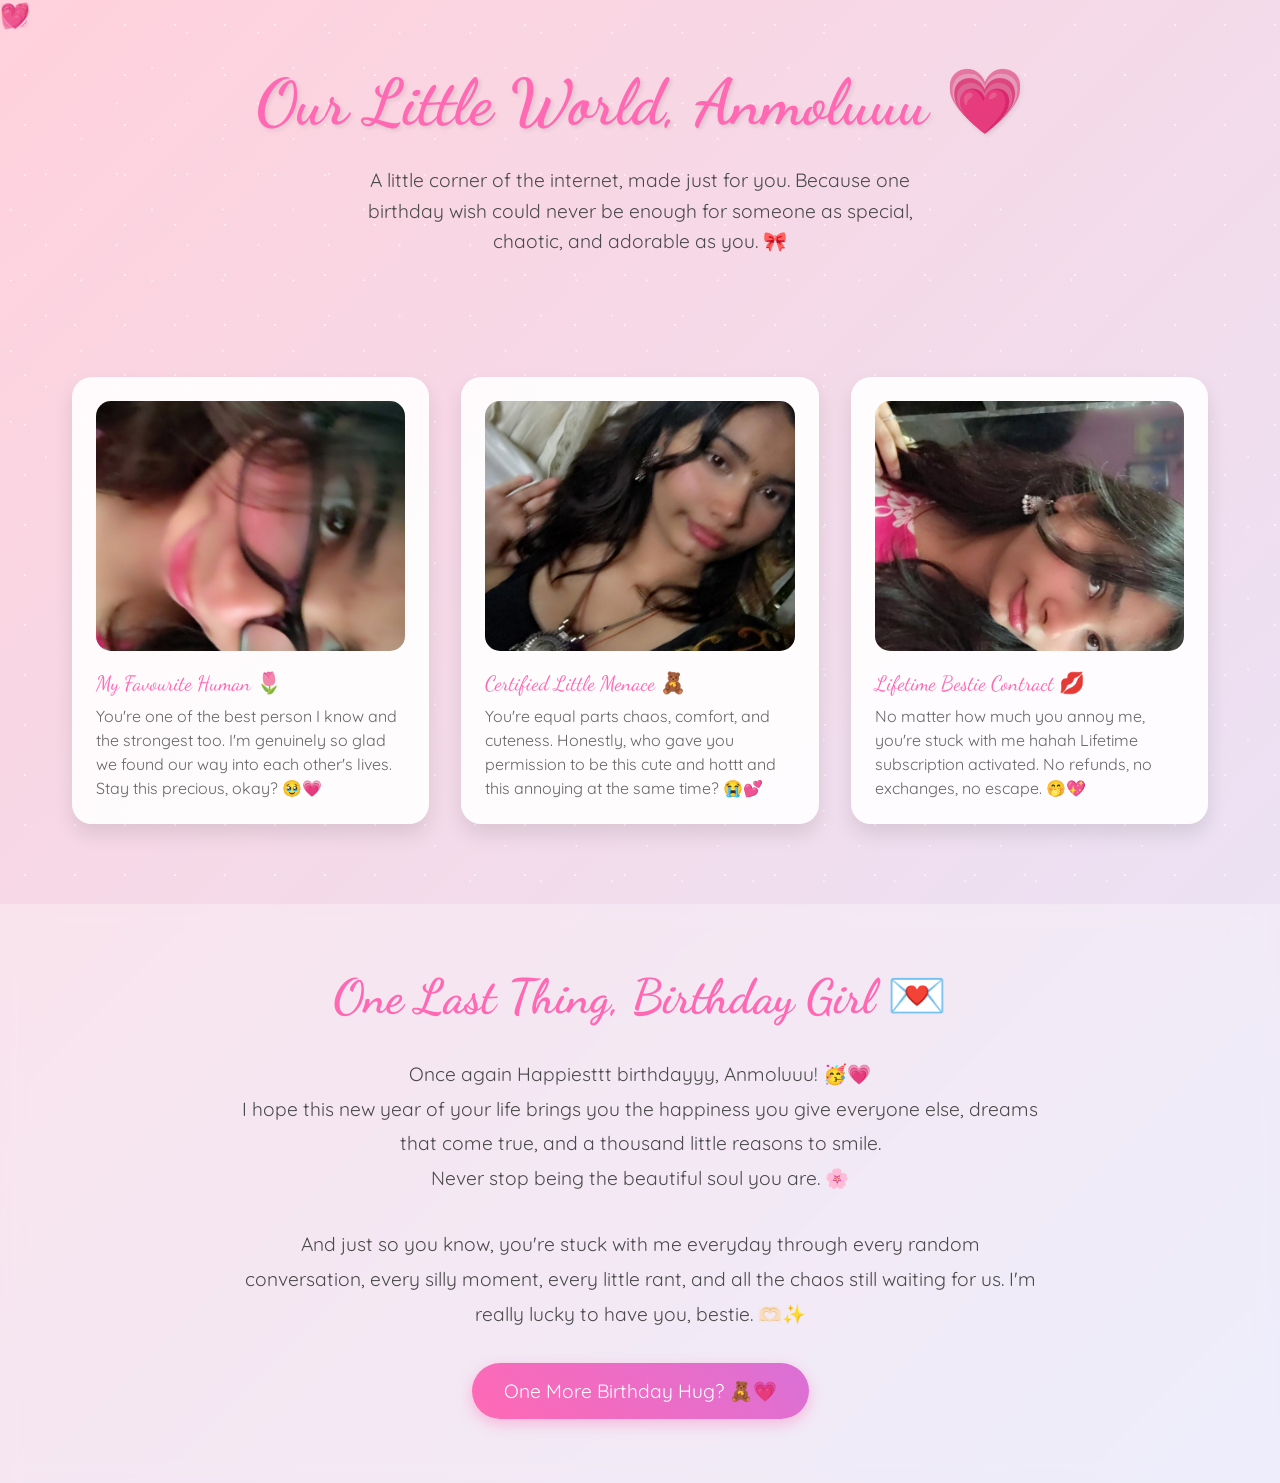
<file: last.html>
<!DOCTYPE html>
<html lang="en">

<head>
    <meta charset="UTF-8">
    <meta name="viewport" content="width=device-width, initial-scale=1.0">
    <title>Our Beautiful Memories ✨</title>
    <style>
        @import url('https://fonts.googleapis.com/css2?family=Dancing+Script:wght@700&family=Quicksand:wght@300;400;500;600&display=swap');

        * {
            margin: 0;
            padding: 0;
            box-sizing: border-box;
        }

        body {
            min-height: 100vh;
            background: linear-gradient(135deg,
                    #ffd1dc 0%,
                    #e6e6fa 25%,
                    #ffefd5 50%,
                    #e6e6fa 75%,
                    #ffd1dc 100%);
            background-size: 400% 400%;
            animation: gradientFlow 15s ease infinite;
            font-family: 'Quicksand', sans-serif;
            overflow-x: hidden;
            color: #4a4a4a;
        }

        @keyframes gradientFlow {
            0% {
                background-position: 0% 50%;
            }

            50% {
                background-position: 100% 50%;
            }

            100% {
                background-position: 0% 50%;
            }
        }

        /* Enhanced Sparkle Effect */
        .magic-sparkles {
            position: fixed;
            top: 0;
            left: 0;
            width: 100%;
            height: 100%;
            pointer-events: none;
            z-index: 1;
        }

        .sparkle {
            position: absolute;
            width: 6px;
            height: 6px;
            border-radius: 50%;
            background-color: white;
            animation: twinkle var(--duration, 4s) ease-in-out infinite;
            opacity: 0;
        }

        @keyframes twinkle {

            0%,
            100% {
                opacity: 0;
                transform: scale(0.5);
            }

            50% {
                opacity: 0.8;
                transform: scale(1);
            }
        }

        /* Generate 50 sparkles with different positions and animations */
        .magic-sparkles::before,
        .magic-sparkles::after {
            content: '';
            position: absolute;
            width: 100%;
            height: 100%;
            background-image: radial-gradient(circle, white 1px, transparent 1px);
            background-size: 50px 50px;
            animation: sparkleLayer 8s linear infinite;
            opacity: 0.5;
        }

        .magic-sparkles::after {
            animation-delay: -4s;
            transform: rotate(45deg);
        }

        @keyframes sparkleLayer {
            0% {
                transform: translateY(0);
            }

            100% {
                transform: translateY(-50px);
            }
        }

        /* Floating Hearts */
        .floating-hearts {
            position: fixed;
            width: 100%;
            height: 100%;
            pointer-events: none;
            z-index: 2;
        }

        .heart {
            position: absolute;
            font-size: 1.5rem;
            color: rgba(255, 105, 180, 0.6);
            animation: floatHeart var(--float-duration, 6s) ease-in-out infinite;
            animation-delay: var(--delay, 0s);
        }

        @keyframes floatHeart {
            0% {
                transform: translate(0, 100vh) rotate(0deg);
            }

            100% {
                transform: translate(var(--translate-x, 0), -100vh) rotate(360deg);
            }
        }

        /* Welcome Section */
        .welcome {
            text-align: center;
            padding: 4rem 2rem;
            position: relative;
            z-index: 3;
        }

        .welcome h1 {
            font-family: 'Dancing Script', cursive;
            font-size: 4rem;
            color: #ff69b4;
            text-shadow: 2px 2px 4px rgba(0, 0, 0, 0.1);
            animation: fadeInScale 2s ease;
        }

        .welcome p {
            font-size: 1.2rem;
            max-width: 600px;
            margin: 1.5rem auto;
            line-height: 1.6;
            animation: fadeIn 2s ease 0.5s both;
        }

        /* Enhanced Memory Cards */
        .memory-container {
            max-width: 1200px;
            margin: 0 auto;
            padding: 2rem;
            display: grid;
            grid-template-columns: repeat(auto-fit, minmax(300px, 1fr));
            gap: 2rem;
            z-index: 3;
            position: relative;
        }

        .memory-card {
            background: rgba(255, 255, 255, 0.9);
            border-radius: 20px;
            padding: 1.5rem;
            box-shadow: 0 10px 20px rgba(0, 0, 0, 0.1);
            transition: all 0.5s cubic-bezier(0.4, 0, 0.2, 1);
            position: relative;
            overflow: hidden;
        }

        .memory-card:hover {
            transform: translateY(-10px) scale(1.02);
            box-shadow: 0 15px 30px rgba(0, 0, 0, 0.15);
        }

        .memory-card::before {
            content: '';
            position: absolute;
            top: 0;
            left: 0;
            width: 100%;
            height: 100%;
            background: linear-gradient(45deg, transparent, rgba(255, 255, 255, 0.4), transparent);
            transform: translateX(-100%);
            transition: 0.5s;
        }

        .memory-card:hover::before {
            transform: translateX(100%);
        }

        .memory-img {
            width: 100%;
            height: 250px;
            object-fit: cover;
            border-radius: 15px;
            margin-bottom: 1rem;
            transition: transform 0.5s ease;
        }

        .memory-card:hover .memory-img {
            transform: scale(1.05);
        }

        .memory-date {
            font-family: 'Dancing Script', cursive;
            color: #ff69b4;
            font-size: 1.3rem;
            margin-bottom: 0.5rem;
        }

        .memory-caption {
            font-size: 1rem;
            line-height: 1.5;
            color: #666;
        }

        /* Final Message Section */
        .final-message {
            text-align: center;
            padding: 4rem 2rem;
            background: rgba(255, 255, 255, 0.3);
            backdrop-filter: blur(10px);
            margin-top: 3rem;
            position: relative;
            z-index: 3;
        }

        .final-message h2 {
            font-family: 'Dancing Script', cursive;
            font-size: 3rem;
            color: #ff69b4;
            margin-bottom: 2rem;
            animation: heartbeat 2s infinite;
        }

        @keyframes heartbeat {

            0%,
            100% {
                transform: scale(1);
            }

            50% {
                transform: scale(1.1);
            }
        }

        .final-message p {
            font-size: 1.2rem;
            max-width: 800px;
            margin: 0 auto 2rem;
            line-height: 1.8;
        }

        .goodbye-btn {
            display: inline-block;
            padding: 1rem 2rem;
            font-size: 1.2rem;
            background: linear-gradient(45deg, #ff69b4, #da70d6);
            color: white;
            border: none;
            border-radius: 50px;
            cursor: pointer;
            text-decoration: none;
            transition: all 0.3s ease;
            box-shadow: 0 5px 15px rgba(255, 105, 180, 0.4);
            animation: float 3s infinite ease-in-out;
        }

        .goodbye-btn:hover {
            transform: translateY(-5px);
            box-shadow: 0 8px 20px rgba(255, 105, 180, 0.6);
        }

        @keyframes float {

            0%,
            100% {
                transform: translateY(0);
            }

            50% {
                transform: translateY(-10px);
            }
        }

        /* Animations */
        @keyframes fadeInScale {
            0% {
                opacity: 0;
                transform: scale(0.8);
            }

            100% {
                opacity: 1;
                transform: scale(1);
            }
        }

        @keyframes fadeIn {
            0% {
                opacity: 0;
            }

            100% {
                opacity: 1;
            }
        }

        /* Generate Hearts */
        .js-generate-hearts {
            position: fixed;
            width: 100%;
            height: 100%;
            pointer-events: none;
            z-index: 2;
        }

        /* Custom Scrollbar */
        ::-webkit-scrollbar {
            width: 12px;
        }

        ::-webkit-scrollbar-track {
            background: rgba(255, 255, 255, 0.4);
        }

        ::-webkit-scrollbar-thumb {
            background: linear-gradient(45deg, #ff69b4, #da70d6);
            border-radius: 6px;
        }

        /* Responsive Design */
        @media (max-width: 768px) {
            .welcome h1 {
                font-size: 3rem;
            }

            .memory-container {
                grid-template-columns: 1fr;
            }

            .final-message h2 {
                font-size: 2.5rem;
            }
        }
    </style>
</head>

<body>
    <div class="magic-sparkles"></div>
    <div class="floating-hearts">
        <!-- Hearts will be generated via CSS -->
        <div class="heart" style="--float-duration: 6s; --delay: 0s; --translate-x: 20px;">💝</div>
        <div class="heart" style="--float-duration: 8s; --delay: 1s; --translate-x: -30px;">💖</div>
        <div class="heart" style="--float-duration: 7s; --delay: 2s; --translate-x: 40px;">💗</div>
        <div class="heart" style="--float-duration: 9s; --delay: 3s; --translate-x: -20px;">💓</div>
        <div class="heart" style="--float-duration: 5s; --delay: 4s; --translate-x: 30px;">💕</div>
    </div>


    <section class="welcome">
        <h1>Our Little World, Anmoluuu 💗</h1>
        <p>
            A little corner of the internet, made just for you.
            Because one birthday wish could never be enough for
            someone as special, chaotic, and adorable as you. 🎀
        </p>
    </section>

    <div class="memory-container">
        <div class="memory-card">
            <img src="./anm.jpg" alt="A favourite memory with Anmoluuu" class="memory-img">
            <div class="memory-date">My Favourite Human 🌷</div>
            <div class="memory-caption">
                You're one of the best person I know and the strongest too.
                I'm genuinely so glad we found our way into each
                other's lives. Stay this precious, okay? 🥹💗
            </div>
        </div>

        <div class="memory-card">
            <img src="./cutiee.jpg" alt="A happy memory with Anmoluuu" class="memory-img">
            <div class="memory-date">Certified Little Menace 🧸</div>
            <div class="memory-caption">
                You're equal parts chaos, comfort, and cuteness.
                Honestly, who gave you permission to be this
                cute and hottt and this annoying at the same time? 😭💕
            </div>
        </div>

        <div class="memory-card">
            <img src="./molu.jpg" alt="A special memory with Anmoluuu" class="memory-img">
            <div class="memory-date">Lifetime Bestie Contract 💋</div>
            <div class="memory-caption">
                No matter how much you annoy me, you're stuck
                with me hahah Lifetime subscription activated.
                No refunds, no exchanges, no escape. 🤭💖
            </div>
        </div>
    </div>

    <section class="final-message">
        <h2>One Last Thing, Birthday Girl 💌</h2>

        <p>
            Once again Happiesttt birthdayyy, Anmoluuu! 🥳💗<br>
            I hope this new year of your life brings you the
            happiness you give everyone else, dreams that come
            true, and a thousand little reasons to smile.<br>
            Never stop being the beautiful soul you are. 🌸
        </p>

        <p>
            And just so you know, you're stuck with me everyday through
            every random conversation, every silly moment, every
            little rant, and all the chaos still waiting for us.
            I'm really lucky to have you, bestie. 🫶🏻✨
        </p>

        <a href="index.html" class="goodbye-btn">
            One More Birthday Hug? 🧸💗
        </a>
    </section>

</body>

</html>
</file>
